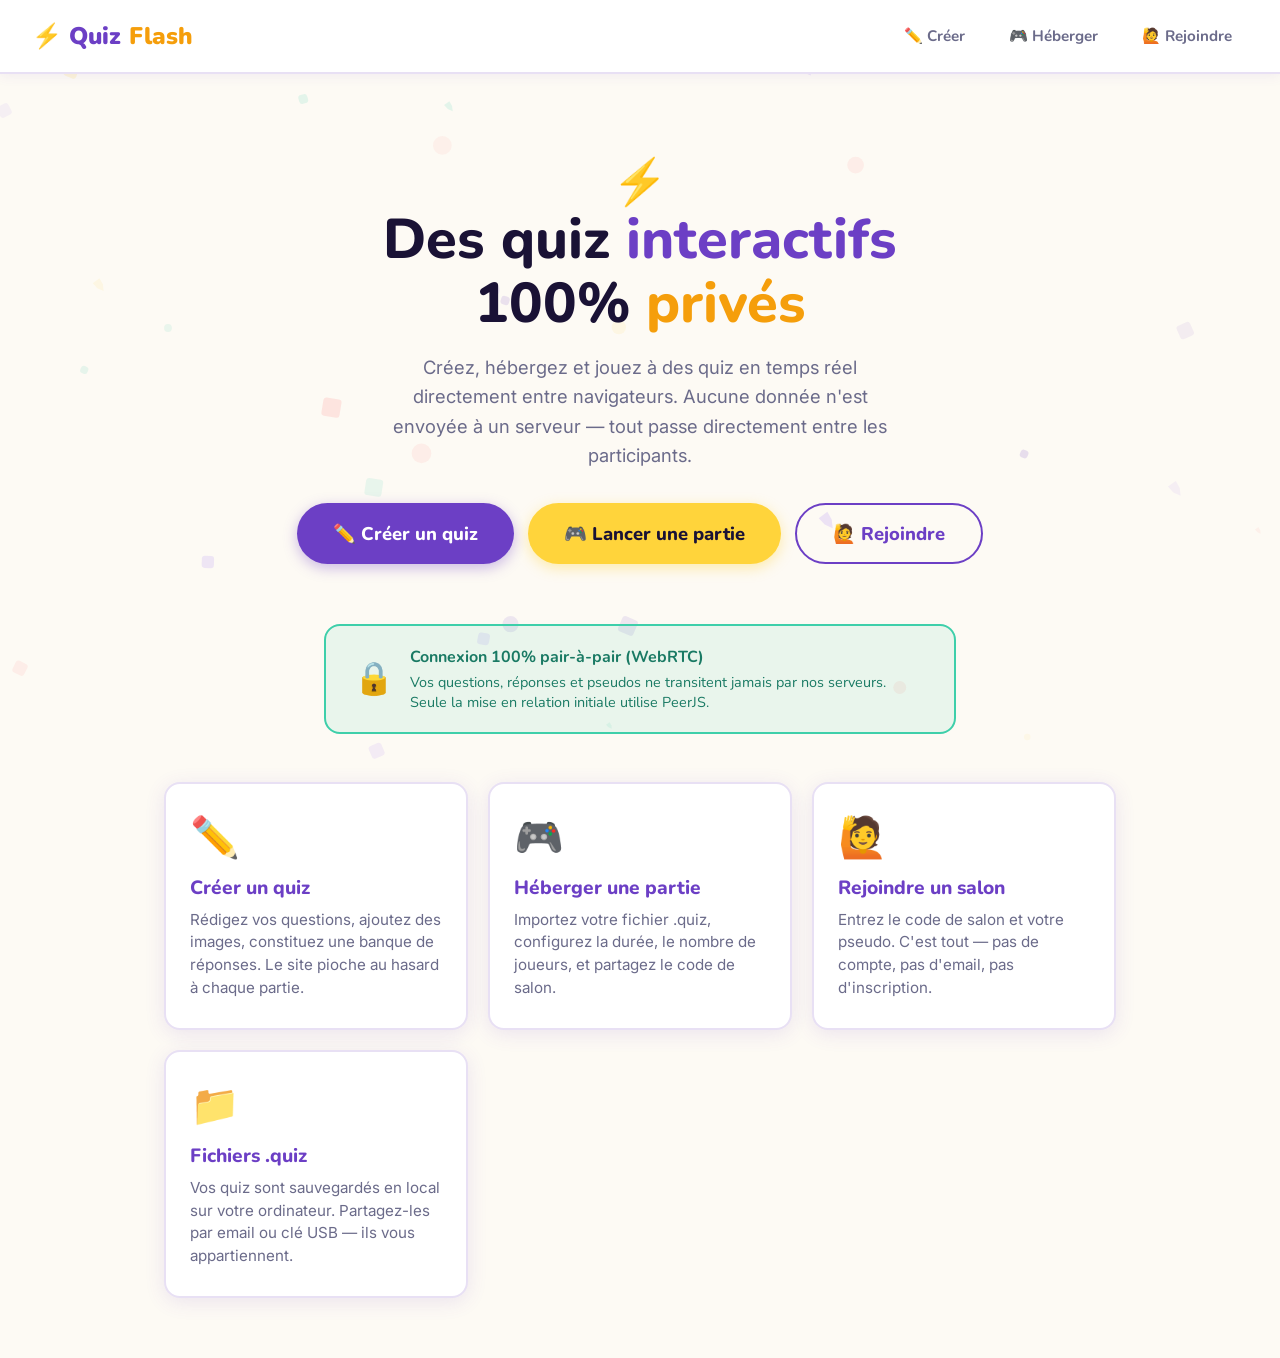
<file: index.html>
<!DOCTYPE html>
<html lang="fr">
<head>
  <meta charset="UTF-8" />
  <meta name="viewport" content="width=device-width, initial-scale=1.0" />
  <title>QuizFlash — Quiz interactifs P2P</title>
  <link rel="stylesheet" href="css/style.css" />
  <style>
    .features-grid {
      display: grid;
      grid-template-columns: repeat(auto-fit, minmax(250px, 1fr));
      gap: 20px;
      padding: 0 24px 60px;
      max-width: 1000px;
      margin: 0 auto;
    }
    .feature-card {
      background: white;
      border-radius: var(--radius);
      border: 2px solid var(--border);
      padding: 28px 24px;
      box-shadow: var(--shadow);
      transition: transform 0.2s, box-shadow 0.2s;
      text-decoration: none;
      color: var(--text);
      display: block;
    }
    .feature-card:hover { transform: translateY(-4px); box-shadow: var(--shadow-lg); }
    .feature-icon {
      font-size: 2.5rem;
      margin-bottom: 14px;
      display: block;
    }
    .feature-card h3 {
      font-size: 1.2rem;
      margin-bottom: 8px;
      color: var(--purple);
    }
    .feature-card p {
      color: var(--text-muted);
      font-size: 0.95rem;
      line-height: 1.5;
    }
    .privacy-banner {
      max-width: 680px;
      margin: 0 auto 48px;
      padding: 20px 28px;
      background: rgba(62,207,170,0.1);
      border: 2px solid var(--mint);
      border-radius: var(--radius);
      display: flex;
      align-items: center;
      gap: 16px;
      font-family: 'Nunito', sans-serif;
      font-weight: 700;
      color: #1A7A64;
    }
    .privacy-banner .privacy-icon { font-size: 2rem; flex-shrink: 0; }
    .wave {
      display: block;
      font-size: 2.8rem;
      animation: float 2.5s ease-in-out infinite;
    }
    .hero-title-highlight { color: var(--purple); }
    .hero-title-sub { color: var(--yellow-dark); }
  </style>
</head>
<body>
  <div class="confetti-bg"></div>

  <nav class="nav">
    <a href="index.html" class="nav-logo">⚡ Quiz<span>Flash</span></a>
    <div class="nav-links">
      <a href="create.html">✏️ Créer</a>
      <a href="host.html">🎮 Héberger</a>
      <a href="join.html">🙋 Rejoindre</a>
    </div>
  </nav>

  <div class="page">
    <section class="hero">
      <span class="wave">⚡</span>
      <h1>
        Des quiz <span class="hero-title-highlight">interactifs</span><br>
        100% <span class="hero-title-sub">privés</span>
      </h1>
      <p>
        Créez, hébergez et jouez à des quiz en temps réel directement entre navigateurs.
        Aucune donnée n'est envoyée à un serveur — tout passe directement entre les participants.
      </p>
      <div class="hero-actions">
        <a href="create.html" class="btn btn-primary btn-lg">✏️ Créer un quiz</a>
        <a href="host.html" class="btn btn-yellow btn-lg">🎮 Lancer une partie</a>
        <a href="join.html" class="btn btn-outline btn-lg">🙋 Rejoindre</a>
      </div>
    </section>

    <div style="max-width:680px; margin: 0 auto 48px; padding: 0 24px;">
      <div class="privacy-banner">
        <span class="privacy-icon">🔒</span>
        <div>
          <div>Connexion 100% pair-à-pair (WebRTC)</div>
          <div style="font-weight:400; font-size:0.9rem; margin-top:4px; color:#1A7A64;">
            Vos questions, réponses et pseudos ne transitent jamais par nos serveurs.
            Seule la mise en relation initiale utilise PeerJS.
          </div>
        </div>
      </div>
    </div>

    <div class="features-grid">
      <a href="create.html" class="feature-card">
        <span class="feature-icon">✏️</span>
        <h3>Créer un quiz</h3>
        <p>Rédigez vos questions, ajoutez des images, constituez une banque de réponses. Le site pioche au hasard à chaque partie.</p>
      </a>
      <a href="host.html" class="feature-card">
        <span class="feature-icon">🎮</span>
        <h3>Héberger une partie</h3>
        <p>Importez votre fichier .quiz, configurez la durée, le nombre de joueurs, et partagez le code de salon.</p>
      </a>
      <a href="join.html" class="feature-card">
        <span class="feature-icon">🙋</span>
        <h3>Rejoindre un salon</h3>
        <p>Entrez le code de salon et votre pseudo. C'est tout — pas de compte, pas d'email, pas d'inscription.</p>
      </a>
      <div class="feature-card" style="cursor:default;">
        <span class="feature-icon">📁</span>
        <h3>Fichiers .quiz</h3>
        <p>Vos quiz sont sauvegardés en local sur votre ordinateur. Partagez-les par email ou clé USB — ils vous appartiennent.</p>
      </div>
    </div>
  </div>

  <script src="js/utils.js"></script>
</body>
</html>
</file>
<file: css/style.css>
@import url('https://fonts.googleapis.com/css2?family=Nunito:wght@400;600;700;800;900&family=Inter:wght@400;500;600&display=swap');

:root {
  --bg: #FDFAF4;
  --purple: #6C3FC5;
  --purple-light: #8B5CF6;
  --purple-dark: #4C2A8F;
  --yellow: #FFD43B;
  --yellow-dark: #F59E0B;
  --mint: #3ECFAA;
  --coral: #FF6B6B;
  --text: #1A1235;
  --text-muted: #6B6B8A;
  --white: #FFFFFF;
  --card-bg: #FFFFFF;
  --border: #E8E0F4;
  --shadow: 0 4px 20px rgba(108,63,197,0.12);
  --shadow-lg: 0 8px 40px rgba(108,63,197,0.18);
  --radius: 16px;
  --radius-sm: 10px;
  --radius-lg: 24px;
}

*, *::before, *::after { box-sizing: border-box; margin: 0; padding: 0; }

html { scroll-behavior: smooth; }

body {
  font-family: 'Inter', sans-serif;
  background: var(--bg);
  color: var(--text);
  min-height: 100vh;
  overflow-x: hidden;
}

h1, h2, h3, h4, .display {
  font-family: 'Nunito', sans-serif;
  font-weight: 800;
}

/* ── NAV ── */
.nav {
  display: flex;
  align-items: center;
  justify-content: space-between;
  padding: 18px 32px;
  background: var(--white);
  border-bottom: 2px solid var(--border);
  position: sticky;
  top: 0;
  z-index: 100;
  box-shadow: 0 2px 12px rgba(108,63,197,0.08);
}
.nav-logo {
  font-family: 'Nunito', sans-serif;
  font-weight: 900;
  font-size: 1.5rem;
  color: var(--purple);
  text-decoration: none;
  display: flex;
  align-items: center;
  gap: 8px;
}
.nav-logo span { color: var(--yellow-dark); }
.nav-links { display: flex; gap: 12px; align-items: center; }
.nav-links a {
  font-family: 'Nunito', sans-serif;
  font-weight: 700;
  font-size: 0.95rem;
  color: var(--text-muted);
  text-decoration: none;
  padding: 8px 16px;
  border-radius: 50px;
  transition: all 0.2s;
}
.nav-links a:hover, .nav-links a.active {
  background: var(--purple);
  color: var(--white);
}

/* ── BUTTONS ── */
.btn {
  font-family: 'Nunito', sans-serif;
  font-weight: 800;
  font-size: 1rem;
  border: none;
  border-radius: 50px;
  cursor: pointer;
  padding: 12px 28px;
  transition: all 0.2s;
  display: inline-flex;
  align-items: center;
  gap: 8px;
  text-decoration: none;
}
.btn-primary {
  background: var(--purple);
  color: var(--white);
  box-shadow: 0 4px 14px rgba(108,63,197,0.35);
}
.btn-primary:hover {
  background: var(--purple-dark);
  transform: translateY(-2px);
  box-shadow: 0 6px 20px rgba(108,63,197,0.4);
}
.btn-yellow {
  background: var(--yellow);
  color: var(--text);
  box-shadow: 0 4px 14px rgba(255,212,59,0.4);
}
.btn-yellow:hover {
  background: var(--yellow-dark);
  transform: translateY(-2px);
}
.btn-mint {
  background: var(--mint);
  color: var(--white);
  box-shadow: 0 4px 14px rgba(62,207,170,0.35);
}
.btn-mint:hover { filter: brightness(0.9); transform: translateY(-2px); }
.btn-outline {
  background: transparent;
  color: var(--purple);
  border: 2.5px solid var(--purple);
}
.btn-outline:hover { background: var(--purple); color: var(--white); }
.btn-coral {
  background: var(--coral);
  color: var(--white);
  box-shadow: 0 4px 14px rgba(255,107,107,0.35);
}
.btn-coral:hover { filter: brightness(0.92); transform: translateY(-2px); }
.btn-lg { padding: 16px 36px; font-size: 1.15rem; }
.btn-sm { padding: 8px 18px; font-size: 0.88rem; }
.btn:disabled { opacity: 0.5; cursor: not-allowed; transform: none !important; }

/* ── CARDS ── */
.card {
  background: var(--card-bg);
  border-radius: var(--radius);
  border: 2px solid var(--border);
  padding: 24px;
  box-shadow: var(--shadow);
}

/* ── FORM ELEMENTS ── */
.form-group { display: flex; flex-direction: column; gap: 6px; margin-bottom: 16px; }
.form-label {
  font-family: 'Nunito', sans-serif;
  font-weight: 700;
  font-size: 0.92rem;
  color: var(--text-muted);
  text-transform: uppercase;
  letter-spacing: 0.05em;
}
.form-input, .form-textarea, .form-select {
  font-family: 'Inter', sans-serif;
  font-size: 1rem;
  color: var(--text);
  background: var(--bg);
  border: 2.5px solid var(--border);
  border-radius: var(--radius-sm);
  padding: 12px 16px;
  transition: border-color 0.2s, box-shadow 0.2s;
  outline: none;
  width: 100%;
}
.form-input:focus, .form-textarea:focus, .form-select:focus {
  border-color: var(--purple);
  box-shadow: 0 0 0 3px rgba(108,63,197,0.12);
}
.form-textarea { resize: vertical; min-height: 80px; }

/* ── BADGE ── */
.badge {
  font-family: 'Nunito', sans-serif;
  font-weight: 800;
  font-size: 0.78rem;
  padding: 4px 12px;
  border-radius: 50px;
  display: inline-block;
}
.badge-purple { background: rgba(108,63,197,0.12); color: var(--purple); }
.badge-yellow { background: rgba(255,212,59,0.25); color: #92700A; }
.badge-mint { background: rgba(62,207,170,0.15); color: #1A7A64; }
.badge-coral { background: rgba(255,107,107,0.15); color: #C23B3B; }

/* ── CONFETTI BG ── */
.confetti-bg {
  position: fixed; inset: 0; pointer-events: none; z-index: 0; overflow: hidden;
}
.confetti-bg svg { width: 100%; height: 100%; }

/* ── PAGE WRAPPER ── */
.page { position: relative; z-index: 1; }

/* ── HERO ── */
.hero {
  text-align: center;
  padding: 80px 24px 60px;
  max-width: 800px;
  margin: 0 auto;
}
.hero-emoji { font-size: 4rem; margin-bottom: 16px; display: block; }
.hero h1 { font-size: clamp(2rem, 5vw, 3.5rem); line-height: 1.15; margin-bottom: 16px; }
.hero p { font-size: 1.15rem; color: var(--text-muted); max-width: 520px; margin: 0 auto 32px; line-height: 1.6; }
.hero-actions { display: flex; gap: 14px; justify-content: center; flex-wrap: wrap; }

/* ── SECTION ── */
.section { padding: 40px 24px; max-width: 900px; margin: 0 auto; }
.section-title {
  font-size: 1.5rem;
  margin-bottom: 24px;
  display: flex;
  align-items: center;
  gap: 10px;
}

/* ── TAG ── */
.tag {
  display: inline-flex;
  align-items: center;
  gap: 6px;
  background: rgba(108,63,197,0.08);
  color: var(--purple);
  font-family: 'Nunito', sans-serif;
  font-weight: 700;
  font-size: 0.82rem;
  padding: 4px 12px;
  border-radius: 50px;
  margin-bottom: 12px;
}

/* ── TOAST ── */
.toast-container {
  position: fixed;
  bottom: 24px;
  right: 24px;
  z-index: 9999;
  display: flex;
  flex-direction: column;
  gap: 8px;
}
.toast {
  background: var(--text);
  color: var(--white);
  font-family: 'Nunito', sans-serif;
  font-weight: 700;
  padding: 14px 20px;
  border-radius: var(--radius-sm);
  box-shadow: var(--shadow-lg);
  display: flex;
  align-items: center;
  gap: 10px;
  animation: toastIn 0.3s ease;
  max-width: 320px;
}
.toast.success { background: var(--mint); color: var(--text); }
.toast.error { background: var(--coral); }
.toast.warning { background: var(--yellow); color: var(--text); }
@keyframes toastIn {
  from { opacity: 0; transform: translateX(40px); }
  to { opacity: 1; transform: translateX(0); }
}

/* ── MODAL ── */
.modal-overlay {
  position: fixed; inset: 0;
  background: rgba(26,18,53,0.6);
  backdrop-filter: blur(4px);
  z-index: 1000;
  display: flex;
  align-items: center;
  justify-content: center;
  padding: 24px;
  animation: fadeIn 0.2s ease;
}
.modal {
  background: var(--white);
  border-radius: var(--radius-lg);
  padding: 32px;
  max-width: 480px;
  width: 100%;
  box-shadow: var(--shadow-lg);
  animation: slideUp 0.25s ease;
}
.modal h2 { font-size: 1.4rem; margin-bottom: 8px; }
.modal p { color: var(--text-muted); margin-bottom: 24px; }
.modal-actions { display: flex; gap: 12px; justify-content: flex-end; }
@keyframes fadeIn { from { opacity: 0; } to { opacity: 1; } }
@keyframes slideUp { from { opacity: 0; transform: translateY(20px); } to { opacity: 1; transform: translateY(0); } }

/* ── PROGRESS BAR ── */
.progress-bar {
  height: 10px;
  background: var(--border);
  border-radius: 50px;
  overflow: hidden;
}
.progress-fill {
  height: 100%;
  background: linear-gradient(90deg, var(--purple), var(--purple-light));
  border-radius: 50px;
  transition: width 0.4s ease;
}

/* ── TIMER RING ── */
.timer-ring-wrapper {
  position: relative;
  width: 80px; height: 80px;
  display: flex; align-items: center; justify-content: center;
}
.timer-ring-wrapper svg { position: absolute; top: 0; left: 0; transform: rotate(-90deg); }
.timer-ring-value {
  font-family: 'Nunito', sans-serif;
  font-weight: 900;
  font-size: 1.4rem;
  color: var(--purple);
  position: relative; z-index: 1;
}

/* ── SCORE CHIP ── */
.score-chip {
  display: flex;
  align-items: center;
  gap: 8px;
  background: linear-gradient(135deg, var(--purple), var(--purple-light));
  color: var(--white);
  border-radius: 50px;
  padding: 6px 18px;
  font-family: 'Nunito', sans-serif;
  font-weight: 800;
}

/* ── RESPONSIVE ── */
@media (max-width: 640px) {
  .nav { padding: 14px 16px; }
  .nav-links a { padding: 6px 10px; font-size: 0.85rem; }
  .hero { padding: 48px 16px 40px; }
  .section { padding: 24px 16px; }
  .modal { padding: 20px; }
}

/* ── ANIMATIONS ── */
@keyframes float {
  0%, 100% { transform: translateY(0px); }
  50% { transform: translateY(-12px); }
}
@keyframes pulse-scale {
  0%, 100% { transform: scale(1); }
  50% { transform: scale(1.05); }
}
@keyframes bounce-in {
  0% { transform: scale(0.5); opacity: 0; }
  70% { transform: scale(1.1); }
  100% { transform: scale(1); opacity: 1; }
}
@keyframes shake {
  0%, 100% { transform: translateX(0); }
  25% { transform: translateX(-8px); }
  75% { transform: translateX(8px); }
}
.float { animation: float 3s ease-in-out infinite; }
.pulse { animation: pulse-scale 2s ease-in-out infinite; }

/* ── ANSWER BUTTONS ── */
.answer-grid {
  display: grid;
  grid-template-columns: 1fr 1fr;
  gap: 14px;
  margin-top: 20px;
}
.answer-btn {
  font-family: 'Nunito', sans-serif;
  font-weight: 800;
  font-size: 1.05rem;
  border: 3px solid transparent;
  border-radius: var(--radius);
  padding: 20px 16px;
  cursor: pointer;
  transition: all 0.18s;
  text-align: left;
  line-height: 1.3;
  display: flex;
  align-items: center;
  gap: 12px;
  min-height: 72px;
}
.answer-btn .answer-letter {
  width: 32px; height: 32px;
  border-radius: 50%;
  display: flex; align-items: center; justify-content: center;
  font-size: 0.9rem;
  flex-shrink: 0;
}
.answer-btn:nth-child(1) { background: rgba(108,63,197,0.1); color: var(--purple); }
.answer-btn:nth-child(1) .answer-letter { background: var(--purple); color: white; }
.answer-btn:nth-child(2) { background: rgba(255,212,59,0.18); color: #7A5800; }
.answer-btn:nth-child(2) .answer-letter { background: var(--yellow-dark); color: white; }
.answer-btn:nth-child(3) { background: rgba(62,207,170,0.12); color: #1A7A64; }
.answer-btn:nth-child(3) .answer-letter { background: var(--mint); color: white; }
.answer-btn:nth-child(4) { background: rgba(255,107,107,0.12); color: #8B1D1D; }
.answer-btn:nth-child(4) .answer-letter { background: var(--coral); color: white; }
.answer-btn:hover:not(:disabled) { transform: translateY(-3px) scale(1.02); box-shadow: var(--shadow); border-color: currentColor; }
.answer-btn:disabled { cursor: default; }
.answer-btn.correct { background: var(--mint) !important; color: white !important; border-color: #1A7A64 !important; }
.answer-btn.correct .answer-letter { background: rgba(255,255,255,0.3); color: white; }
.answer-btn.wrong { background: var(--coral) !important; color: white !important; border-color: #8B1D1D !important; }
.answer-btn.wrong .answer-letter { background: rgba(255,255,255,0.3); color: white; }
.answer-btn.selected { opacity: 0.7; }
@media (max-width: 540px) {
  .answer-grid { grid-template-columns: 1fr; }
}

/* ── LEADERBOARD ── */
.leaderboard-item {
  display: flex;
  align-items: center;
  gap: 14px;
  padding: 14px 18px;
  border-radius: var(--radius-sm);
  background: var(--white);
  border: 2px solid var(--border);
  margin-bottom: 8px;
  transition: all 0.2s;
}
.leaderboard-item:first-child { border-color: var(--yellow); background: rgba(255,212,59,0.08); }
.leaderboard-item:nth-child(2) { border-color: #C0C0C0; }
.leaderboard-item:nth-child(3) { border-color: #CD7F32; }
.leaderboard-rank {
  font-family: 'Nunito', sans-serif;
  font-weight: 900;
  font-size: 1.2rem;
  width: 32px;
  text-align: center;
  color: var(--text-muted);
}
.leaderboard-name { font-family: 'Nunito', sans-serif; font-weight: 700; flex: 1; }
.leaderboard-score {
  font-family: 'Nunito', sans-serif;
  font-weight: 900;
  color: var(--purple);
  font-size: 1.1rem;
}

/* ── CODE DISPLAY ── */
.room-code {
  font-family: 'Nunito', sans-serif;
  font-weight: 900;
  font-size: 3.5rem;
  letter-spacing: 0.18em;
  color: var(--purple);
  text-align: center;
  background: rgba(108,63,197,0.06);
  border: 3px dashed var(--purple);
  border-radius: var(--radius);
  padding: 20px 32px;
  cursor: pointer;
  transition: all 0.2s;
  user-select: all;
}
.room-code:hover { background: rgba(108,63,197,0.1); transform: scale(1.02); }

/* ── PARTICIPANT CHIPS ── */
.participants-grid {
  display: flex;
  flex-wrap: wrap;
  gap: 10px;
  margin-top: 12px;
}
.participant-chip {
  display: flex;
  align-items: center;
  gap: 8px;
  background: white;
  border: 2px solid var(--border);
  border-radius: 50px;
  padding: 6px 16px;
  font-family: 'Nunito', sans-serif;
  font-weight: 700;
  font-size: 0.92rem;
  animation: bounce-in 0.3s ease;
}
.participant-chip .dot {
  width: 8px; height: 8px;
  border-radius: 50%;
  background: var(--mint);
}
</file>
